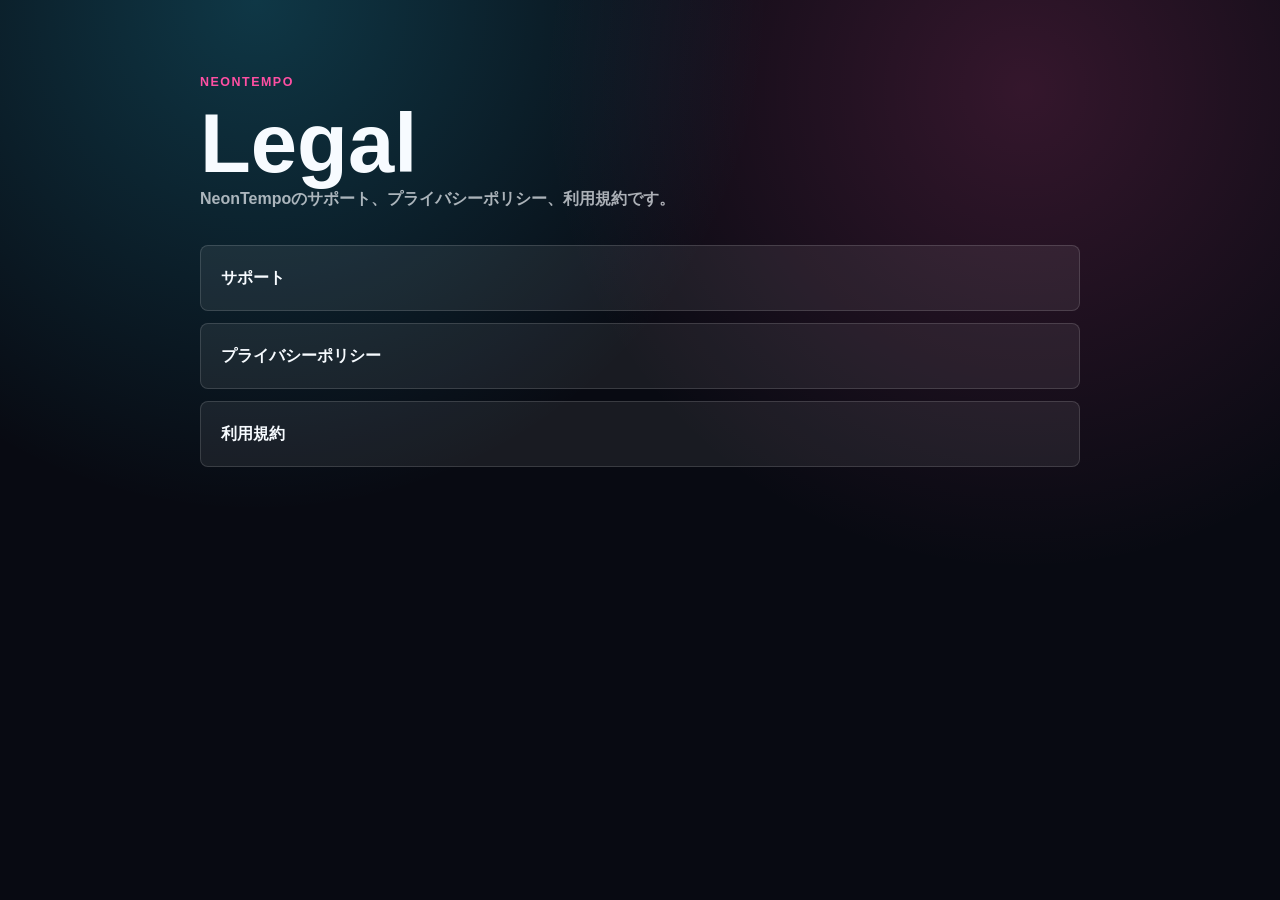
<file: index.html>
<!doctype html>
<html lang="ja">
<head>
  <meta charset="utf-8">
  <meta name="viewport" content="width=device-width, initial-scale=1">
  <title>NeonTempo Legal</title>
  <link rel="stylesheet" href="styles.css">
</head>
<body>
  <main class="page">
    <p class="eyebrow">NeonTempo</p>
    <h1>Legal</h1>
    <p class="lead">NeonTempoのサポート、プライバシーポリシー、利用規約です。</p>
    <nav class="links" aria-label="Legal documents">
      <a href="support.html">サポート</a>
      <a href="privacy.html">プライバシーポリシー</a>
      <a href="terms.html">利用規約</a>
    </nav>
  </main>
</body>
</html>
</file>
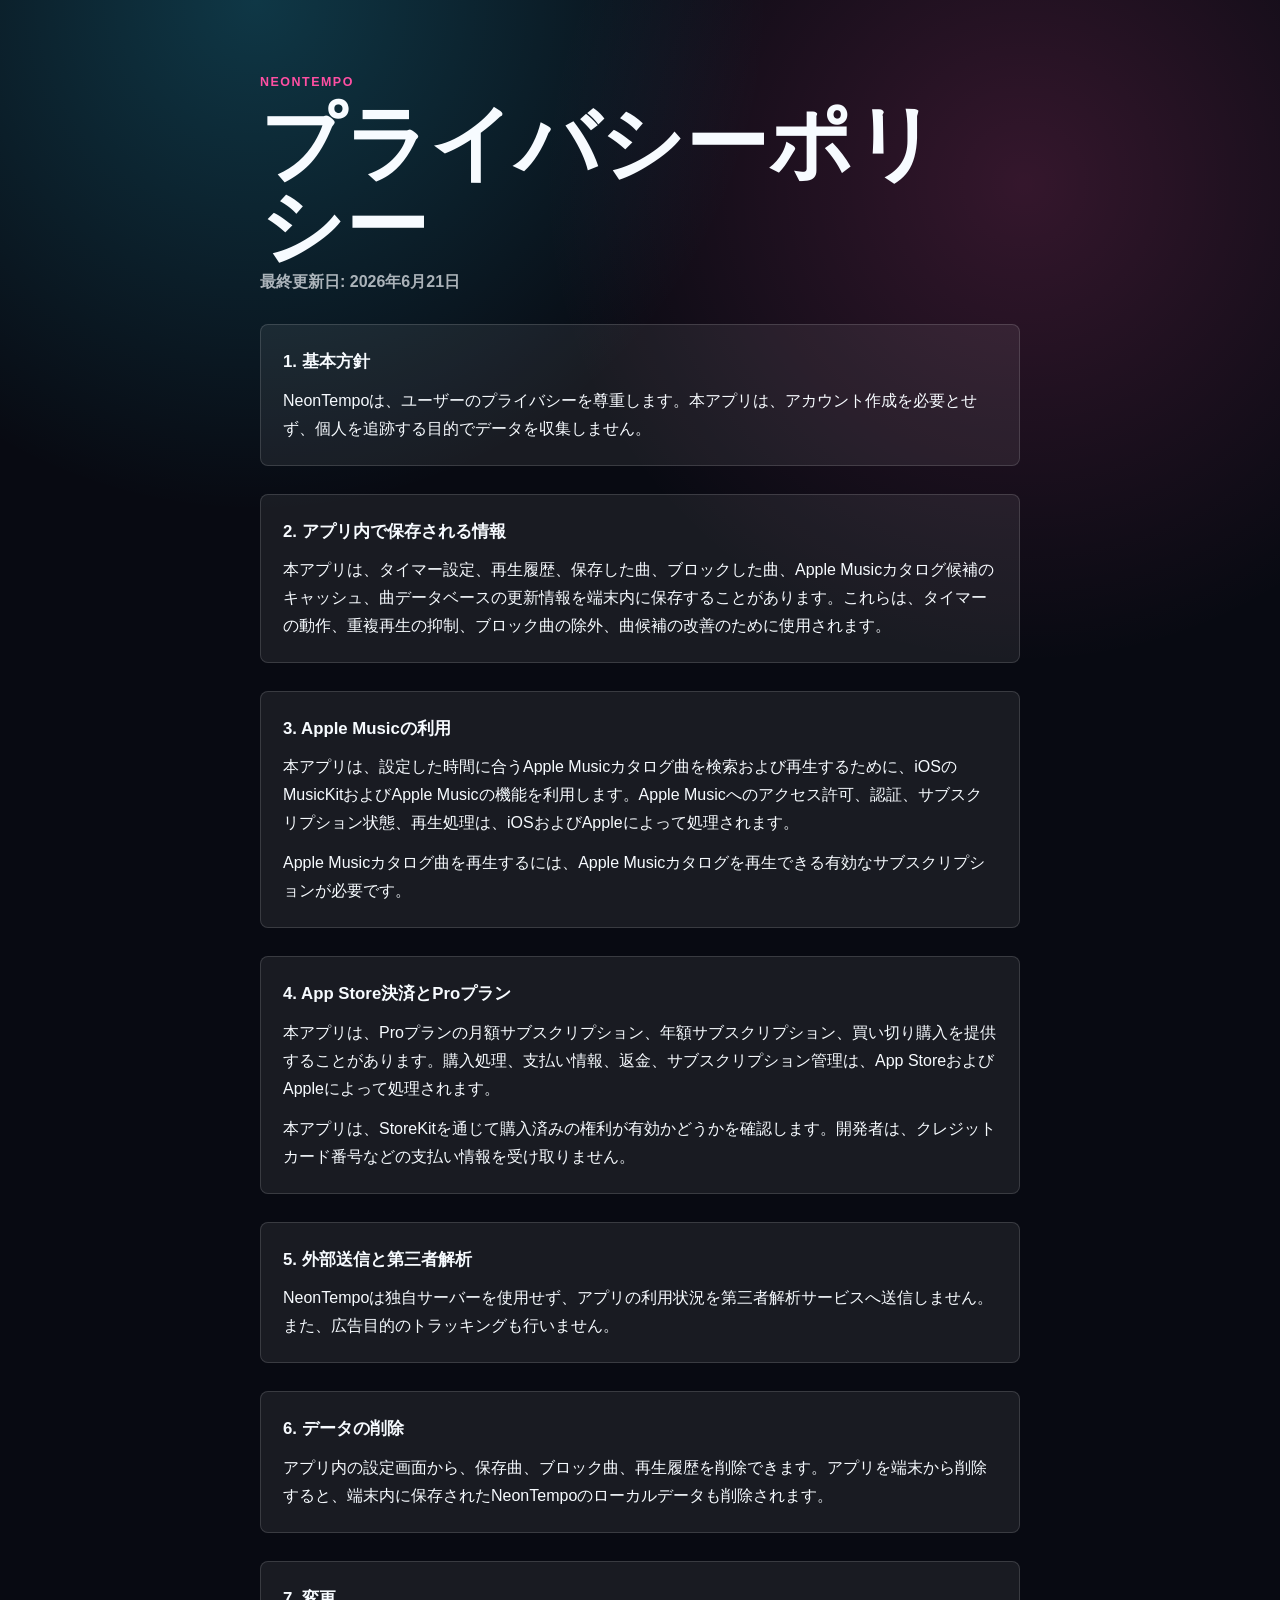
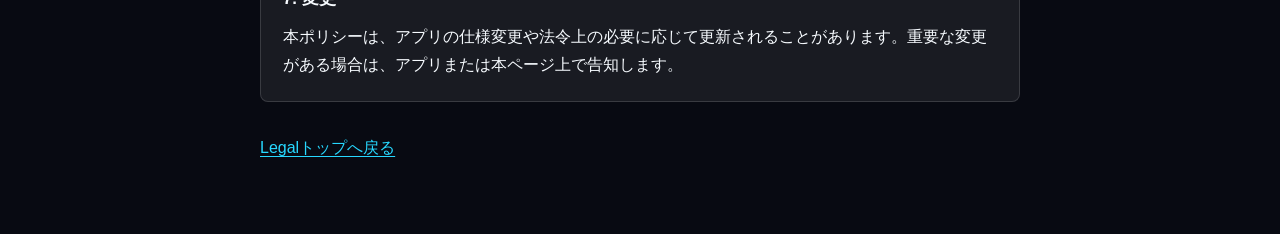
<file: privacy.html>
<!doctype html>
<html lang="ja">
<head>
  <meta charset="utf-8">
  <meta name="viewport" content="width=device-width, initial-scale=1">
  <title>NeonTempo プライバシーポリシー</title>
  <link rel="stylesheet" href="styles.css">
</head>
<body>
  <main class="page document">
    <p class="eyebrow">NeonTempo</p>
    <h1>プライバシーポリシー</h1>
    <p class="updated">最終更新日: 2026年6月21日</p>

    <section>
      <h2>1. 基本方針</h2>
      <p>NeonTempoは、ユーザーのプライバシーを尊重します。本アプリは、アカウント作成を必要とせず、個人を追跡する目的でデータを収集しません。</p>
    </section>

    <section>
      <h2>2. アプリ内で保存される情報</h2>
      <p>本アプリは、タイマー設定、再生履歴、保存した曲、ブロックした曲、Apple Musicカタログ候補のキャッシュ、曲データベースの更新情報を端末内に保存することがあります。これらは、タイマーの動作、重複再生の抑制、ブロック曲の除外、曲候補の改善のために使用されます。</p>
    </section>

    <section>
      <h2>3. Apple Musicの利用</h2>
      <p>本アプリは、設定した時間に合うApple Musicカタログ曲を検索および再生するために、iOSのMusicKitおよびApple Musicの機能を利用します。Apple Musicへのアクセス許可、認証、サブスクリプション状態、再生処理は、iOSおよびAppleによって処理されます。</p>
      <p>Apple Musicカタログ曲を再生するには、Apple Musicカタログを再生できる有効なサブスクリプションが必要です。</p>
    </section>

    <section>
      <h2>4. App Store決済とProプラン</h2>
      <p>本アプリは、Proプランの月額サブスクリプション、年額サブスクリプション、買い切り購入を提供することがあります。購入処理、支払い情報、返金、サブスクリプション管理は、App StoreおよびAppleによって処理されます。</p>
      <p>本アプリは、StoreKitを通じて購入済みの権利が有効かどうかを確認します。開発者は、クレジットカード番号などの支払い情報を受け取りません。</p>
    </section>

    <section>
      <h2>5. 外部送信と第三者解析</h2>
      <p>NeonTempoは独自サーバーを使用せず、アプリの利用状況を第三者解析サービスへ送信しません。また、広告目的のトラッキングも行いません。</p>
    </section>

    <section>
      <h2>6. データの削除</h2>
      <p>アプリ内の設定画面から、保存曲、ブロック曲、再生履歴を削除できます。アプリを端末から削除すると、端末内に保存されたNeonTempoのローカルデータも削除されます。</p>
    </section>

    <section>
      <h2>7. 変更</h2>
      <p>本ポリシーは、アプリの仕様変更や法令上の必要に応じて更新されることがあります。重要な変更がある場合は、アプリまたは本ページ上で告知します。</p>
    </section>

    <p class="footer-link"><a href="index.html">Legalトップへ戻る</a></p>
  </main>
</body>
</html>
</file>
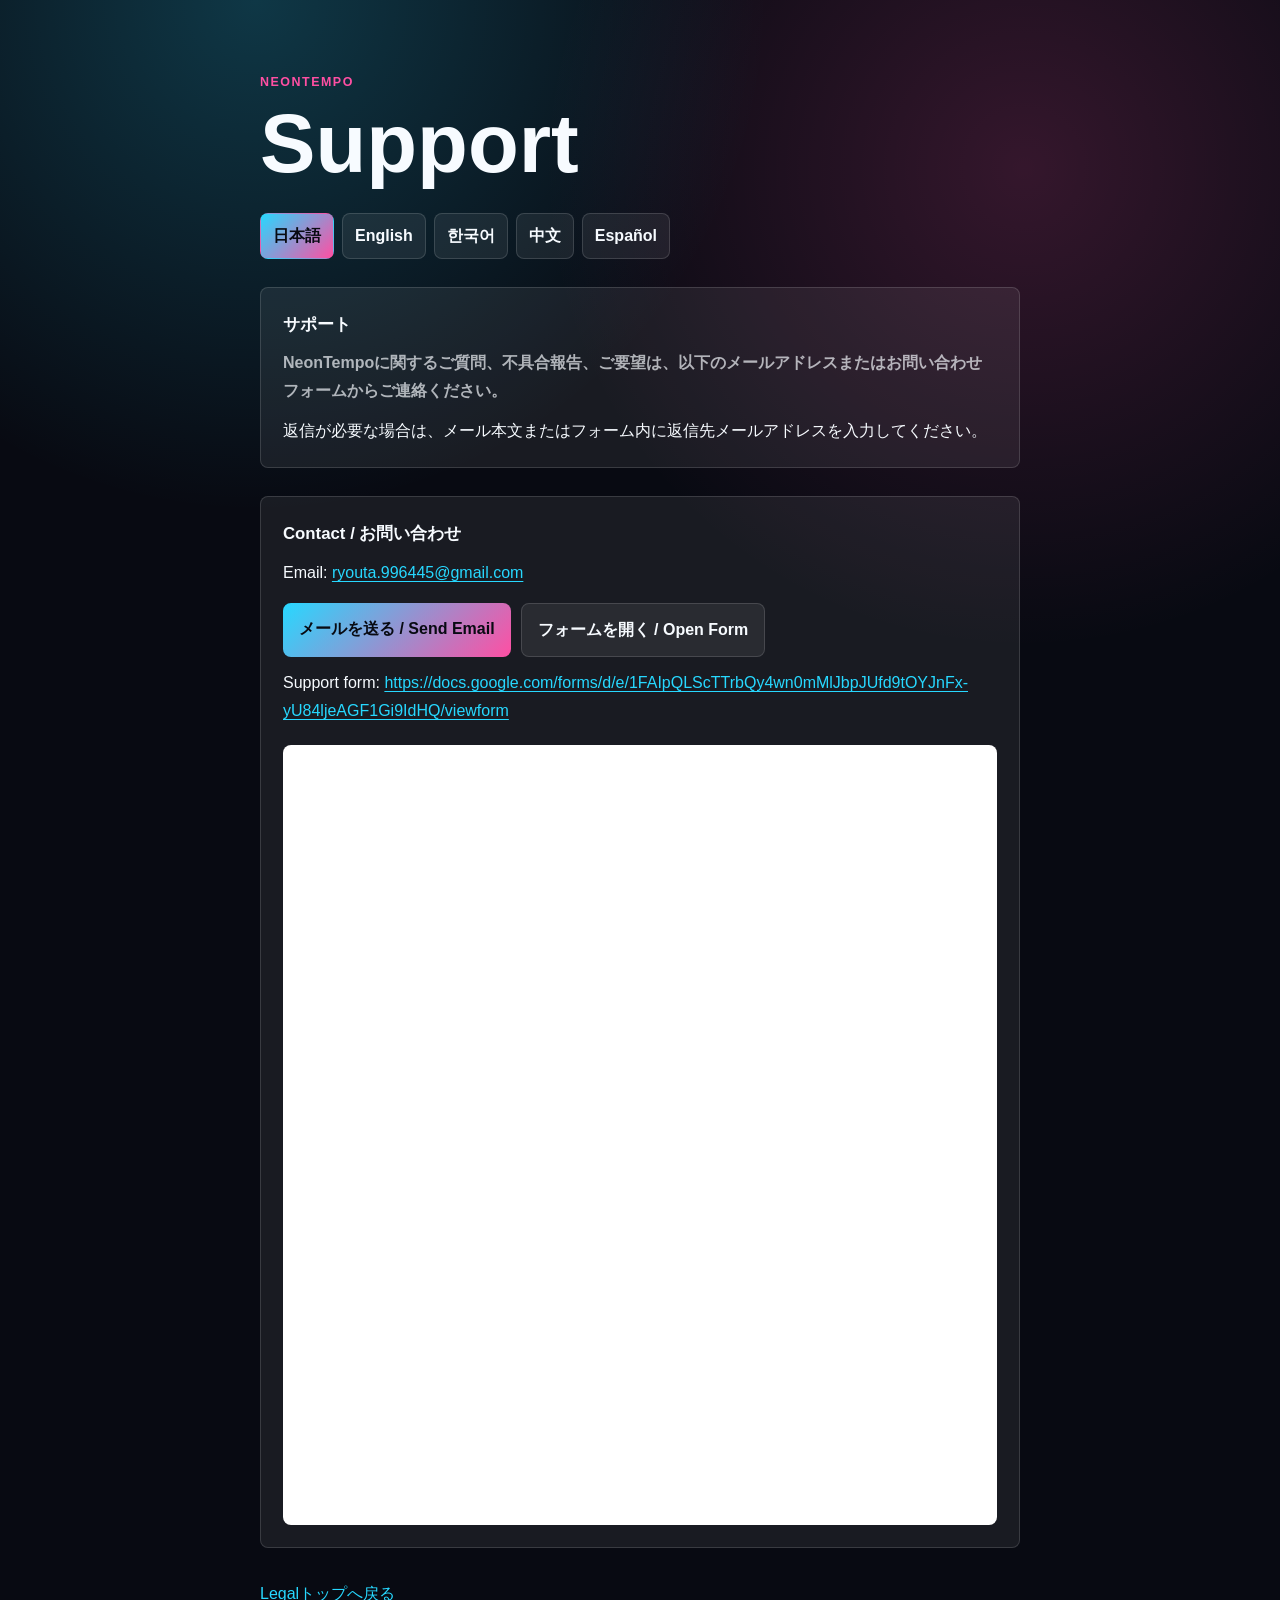
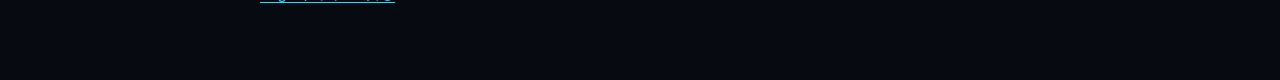
<file: support.html>
<!doctype html>
<html lang="ja">
<head>
  <meta charset="utf-8">
  <meta name="viewport" content="width=device-width, initial-scale=1">
  <title>NeonTempo サポート</title>
  <link rel="stylesheet" href="styles.css">
  <script>
    function setLanguage(language) {
      document.documentElement.lang = language;
      document.querySelectorAll("[data-lang]").forEach((section) => {
        section.hidden = section.dataset.lang !== language;
      });
      document.querySelectorAll(".language-switch button").forEach((button) => {
        const isActive = button.dataset.targetLang === language;
        button.classList.toggle("is-active", isActive);
        button.setAttribute("aria-pressed", String(isActive));
      });
    }

    document.addEventListener("DOMContentLoaded", () => {
      document.querySelectorAll(".language-switch button").forEach((button) => {
        button.addEventListener("click", () => setLanguage(button.dataset.targetLang));
      });
      setLanguage("ja");
    });
  </script>
</head>
<body>
  <main class="page document">
    <p class="eyebrow">NeonTempo</p>
    <h1>Support</h1>

    <nav class="language-switch" aria-label="Language selection">
      <button type="button" data-target-lang="ja">日本語</button>
      <button type="button" data-target-lang="en">English</button>
      <button type="button" data-target-lang="ko">한국어</button>
      <button type="button" data-target-lang="zh">中文</button>
      <button type="button" data-target-lang="es">Español</button>
    </nav>

    <section data-lang="ja">
      <h2>サポート</h2>
      <p class="lead">NeonTempoに関するご質問、不具合報告、ご要望は、以下のメールアドレスまたはお問い合わせフォームからご連絡ください。</p>
      <p>返信が必要な場合は、メール本文またはフォーム内に返信先メールアドレスを入力してください。</p>
    </section>

    <section data-lang="en" hidden>
      <h2>Support</h2>
      <p class="lead">For questions, bug reports, or support requests about NeonTempo, please contact us by email or through the support form below.</p>
      <p>If you need a reply, please include your email address in your message or in the form.</p>
    </section>

    <section data-lang="ko" hidden>
      <h2>지원</h2>
      <p class="lead">NeonTempo에 대한 질문, 버그 신고 또는 지원 요청은 아래 이메일 주소나 문의 양식을 통해 보내 주세요.</p>
      <p>답변이 필요한 경우 메시지 또는 양식에 회신 가능한 이메일 주소를 입력해 주세요.</p>
    </section>

    <section data-lang="zh" hidden>
      <h2>支持</h2>
      <p class="lead">如需咨询 NeonTempo、报告问题或请求支持，请通过以下电子邮件地址或支持表单联系我们。</p>
      <p>如果需要回复，请在邮件正文或表单中填写可联系的电子邮件地址。</p>
    </section>

    <section data-lang="es" hidden>
      <h2>Soporte</h2>
      <p class="lead">Para preguntas, informes de errores o solicitudes de soporte sobre NeonTempo, ponte en contacto por correo electrónico o mediante el formulario de soporte.</p>
      <p>Si necesitas una respuesta, incluye tu dirección de correo electrónico en el mensaje o en el formulario.</p>
    </section>

    <section>
      <h2>Contact / お問い合わせ</h2>
      <p>Email: <a href="mailto:ryouta.996445@gmail.com">ryouta.996445@gmail.com</a></p>
      <p class="support-actions">
        <a class="button-link" href="mailto:ryouta.996445@gmail.com">メールを送る / Send Email</a>
        <a class="button-link secondary" href="https://docs.google.com/forms/d/e/1FAIpQLScTTrbQy4wn0mMlJbpJUfd9tOYJnFx-yU84ljeAGF1Gi9IdHQ/viewform" target="_blank" rel="noopener">フォームを開く / Open Form</a>
      </p>
      <p>Support form: <a href="https://docs.google.com/forms/d/e/1FAIpQLScTTrbQy4wn0mMlJbpJUfd9tOYJnFx-yU84ljeAGF1Gi9IdHQ/viewform" target="_blank" rel="noopener">https://docs.google.com/forms/d/e/1FAIpQLScTTrbQy4wn0mMlJbpJUfd9tOYJnFx-yU84ljeAGF1Gi9IdHQ/viewform</a></p>
      <iframe
        class="support-form"
        src="https://docs.google.com/forms/d/e/1FAIpQLScTTrbQy4wn0mMlJbpJUfd9tOYJnFx-yU84ljeAGF1Gi9IdHQ/viewform?embedded=true"
        title="NeonTempo support form"
        loading="lazy">
        読み込んでいます…
      </iframe>
    </section>

    <p class="footer-link"><a href="index.html">Legalトップへ戻る</a></p>
  </main>
</body>
</html>
</file>
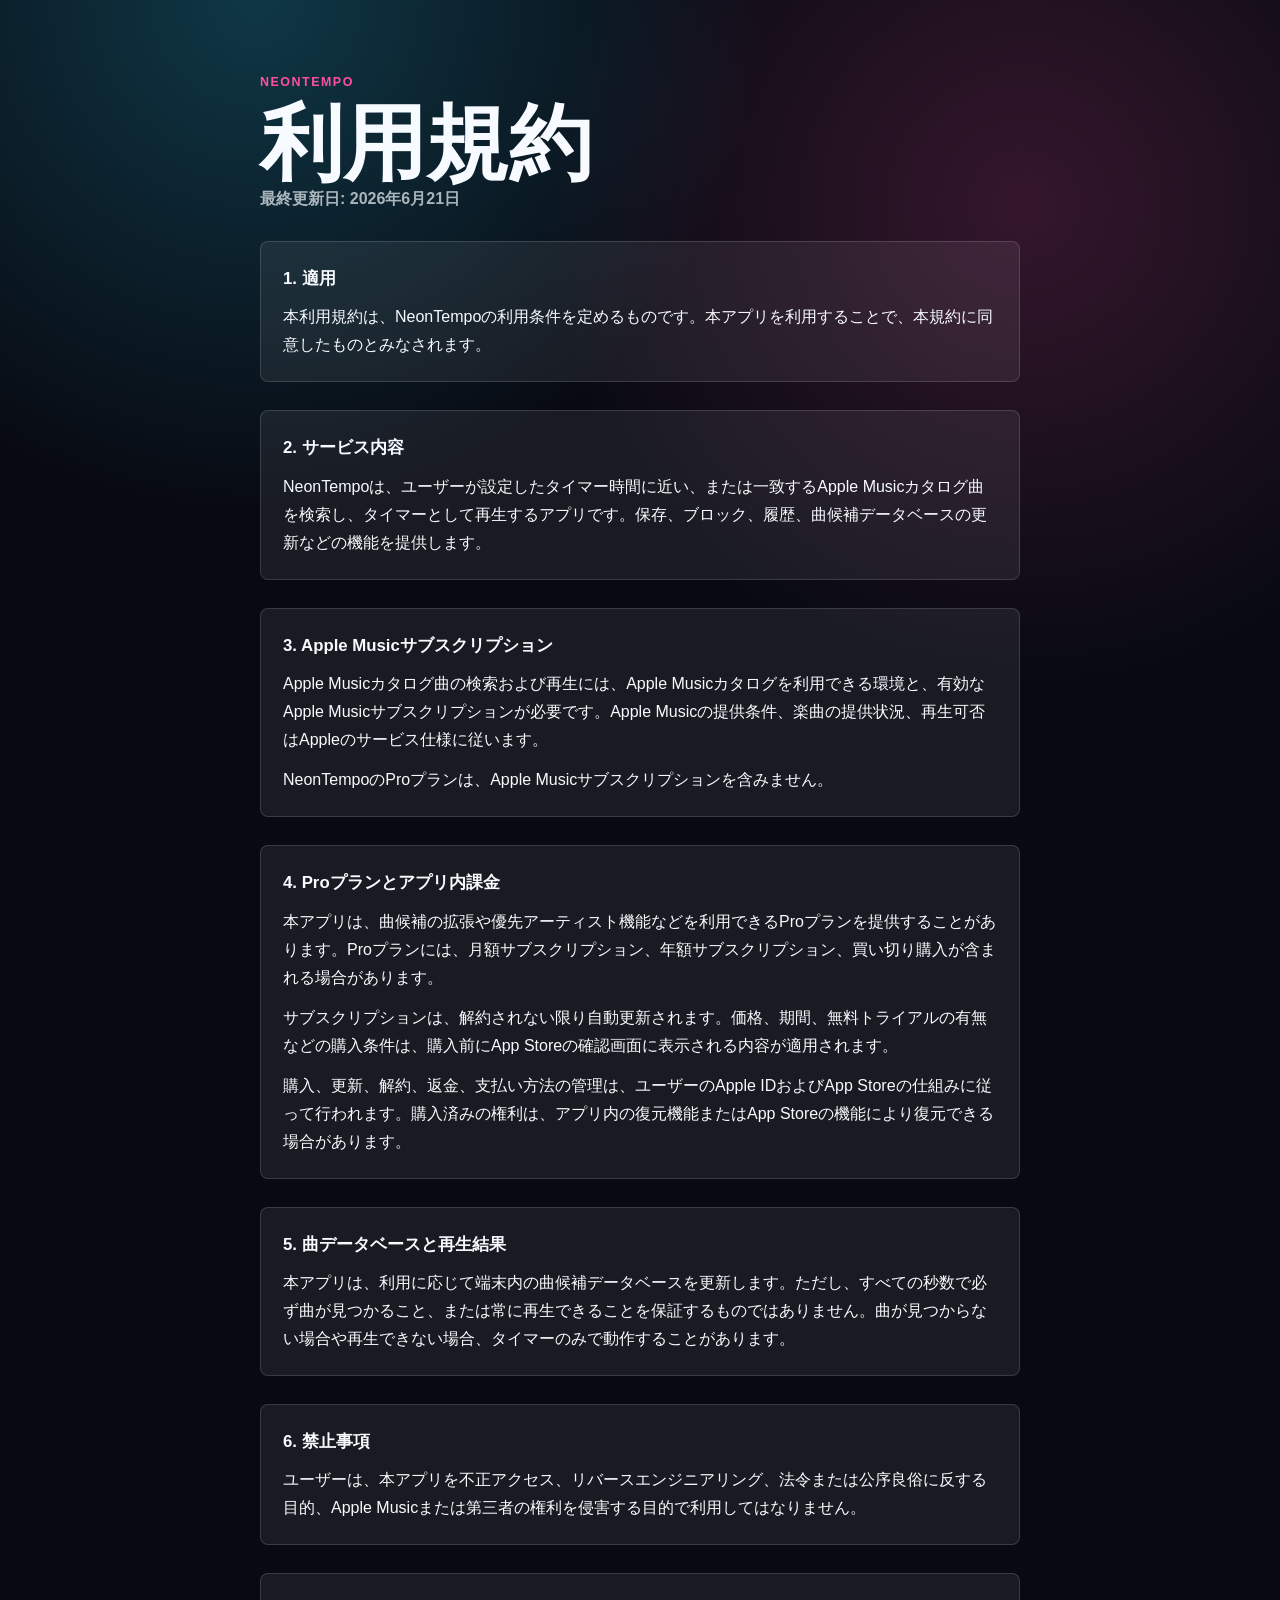
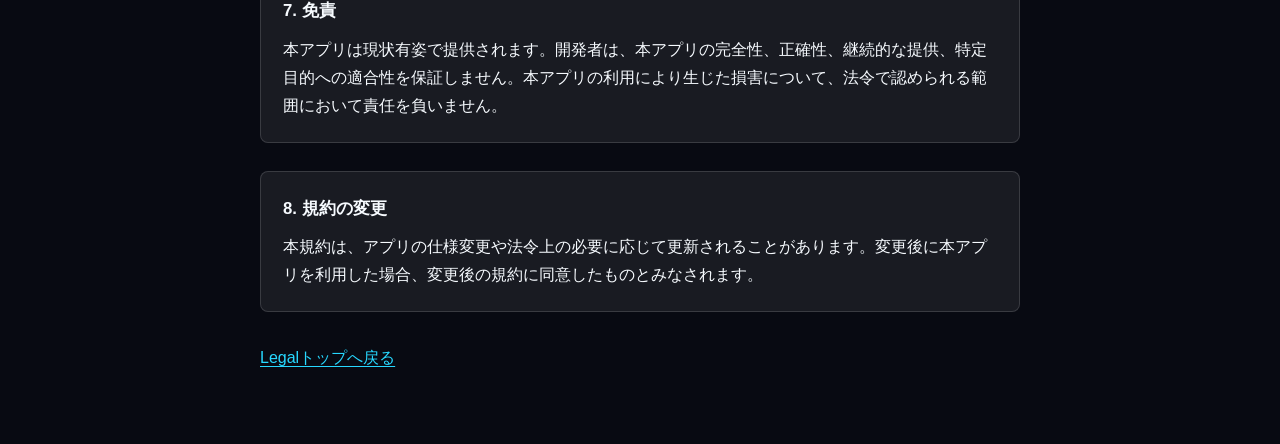
<file: terms.html>
<!doctype html>
<html lang="ja">
<head>
  <meta charset="utf-8">
  <meta name="viewport" content="width=device-width, initial-scale=1">
  <title>NeonTempo 利用規約</title>
  <link rel="stylesheet" href="styles.css">
</head>
<body>
  <main class="page document">
    <p class="eyebrow">NeonTempo</p>
    <h1>利用規約</h1>
    <p class="updated">最終更新日: 2026年6月21日</p>

    <section>
      <h2>1. 適用</h2>
      <p>本利用規約は、NeonTempoの利用条件を定めるものです。本アプリを利用することで、本規約に同意したものとみなされます。</p>
    </section>

    <section>
      <h2>2. サービス内容</h2>
      <p>NeonTempoは、ユーザーが設定したタイマー時間に近い、または一致するApple Musicカタログ曲を検索し、タイマーとして再生するアプリです。保存、ブロック、履歴、曲候補データベースの更新などの機能を提供します。</p>
    </section>

    <section>
      <h2>3. Apple Musicサブスクリプション</h2>
      <p>Apple Musicカタログ曲の検索および再生には、Apple Musicカタログを利用できる環境と、有効なApple Musicサブスクリプションが必要です。Apple Musicの提供条件、楽曲の提供状況、再生可否はAppleのサービス仕様に従います。</p>
      <p>NeonTempoのProプランは、Apple Musicサブスクリプションを含みません。</p>
    </section>

    <section>
      <h2>4. Proプランとアプリ内課金</h2>
      <p>本アプリは、曲候補の拡張や優先アーティスト機能などを利用できるProプランを提供することがあります。Proプランには、月額サブスクリプション、年額サブスクリプション、買い切り購入が含まれる場合があります。</p>
      <p>サブスクリプションは、解約されない限り自動更新されます。価格、期間、無料トライアルの有無などの購入条件は、購入前にApp Storeの確認画面に表示される内容が適用されます。</p>
      <p>購入、更新、解約、返金、支払い方法の管理は、ユーザーのApple IDおよびApp Storeの仕組みに従って行われます。購入済みの権利は、アプリ内の復元機能またはApp Storeの機能により復元できる場合があります。</p>
    </section>

    <section>
      <h2>5. 曲データベースと再生結果</h2>
      <p>本アプリは、利用に応じて端末内の曲候補データベースを更新します。ただし、すべての秒数で必ず曲が見つかること、または常に再生できることを保証するものではありません。曲が見つからない場合や再生できない場合、タイマーのみで動作することがあります。</p>
    </section>

    <section>
      <h2>6. 禁止事項</h2>
      <p>ユーザーは、本アプリを不正アクセス、リバースエンジニアリング、法令または公序良俗に反する目的、Apple Musicまたは第三者の権利を侵害する目的で利用してはなりません。</p>
    </section>

    <section>
      <h2>7. 免責</h2>
      <p>本アプリは現状有姿で提供されます。開発者は、本アプリの完全性、正確性、継続的な提供、特定目的への適合性を保証しません。本アプリの利用により生じた損害について、法令で認められる範囲において責任を負いません。</p>
    </section>

    <section>
      <h2>8. 規約の変更</h2>
      <p>本規約は、アプリの仕様変更や法令上の必要に応じて更新されることがあります。変更後に本アプリを利用した場合、変更後の規約に同意したものとみなされます。</p>
    </section>

    <p class="footer-link"><a href="index.html">Legalトップへ戻る</a></p>
  </main>
</body>
</html>
</file>
<file: styles.css>
:root {
  color-scheme: dark;
  --bg: #080a12;
  --panel: rgba(255, 255, 255, 0.07);
  --line: rgba(255, 255, 255, 0.14);
  --text: #f7fbff;
  --muted: rgba(247, 251, 255, 0.68);
  --cyan: #27d8ff;
  --pink: #ff4fa3;
}

* {
  box-sizing: border-box;
}

body {
  margin: 0;
  min-height: 100vh;
  font-family: -apple-system, BlinkMacSystemFont, "Hiragino Sans", "Yu Gothic", sans-serif;
  line-height: 1.75;
  color: var(--text);
  background:
    radial-gradient(circle at 20% 0%, rgba(39, 216, 255, 0.22), transparent 32rem),
    radial-gradient(circle at 80% 10%, rgba(255, 79, 163, 0.18), transparent 30rem),
    var(--bg);
}

a {
  color: var(--cyan);
  text-decoration-thickness: 0.08em;
  text-underline-offset: 0.18em;
}

.page {
  width: min(880px, calc(100% - 32px));
  margin: 0 auto;
  padding: 72px 0;
}

.document {
  max-width: 760px;
}

.eyebrow {
  margin: 0 0 8px;
  color: var(--pink);
  font-size: 0.78rem;
  font-weight: 800;
  letter-spacing: 0.12em;
  text-transform: uppercase;
}

h1 {
  margin: 0;
  font-size: clamp(2.5rem, 9vw, 5.2rem);
  line-height: 1;
}

.lead,
.updated {
  color: var(--muted);
  font-weight: 650;
}

.links {
  display: grid;
  gap: 12px;
  margin-top: 32px;
}

.links a {
  display: block;
  padding: 18px 20px;
  border: 1px solid var(--line);
  border-radius: 8px;
  background: var(--panel);
  color: var(--text);
  font-weight: 800;
  text-decoration: none;
}

.button-link {
  display: inline-block;
  padding: 12px 16px;
  border-radius: 8px;
  background: linear-gradient(135deg, var(--cyan), var(--pink));
  color: #080a12;
  font-weight: 800;
  text-decoration: none;
}

.button-link.secondary {
  border: 1px solid var(--line);
  background: var(--panel);
  color: var(--text);
}

.language-switch {
  display: flex;
  flex-wrap: wrap;
  gap: 8px;
  margin-top: 28px;
}

.language-switch button {
  min-height: 40px;
  padding: 8px 12px;
  border: 1px solid var(--line);
  border-radius: 8px;
  background: var(--panel);
  color: var(--text);
  font: inherit;
  font-weight: 800;
  cursor: pointer;
}

.language-switch button.is-active {
  border-color: transparent;
  background: linear-gradient(135deg, var(--cyan), var(--pink));
  color: #080a12;
}

.support-actions {
  display: flex;
  flex-wrap: wrap;
  gap: 10px;
  margin-top: 16px;
}

.support-form {
  display: block;
  width: 100%;
  min-height: 780px;
  margin-top: 20px;
  border: 1px solid var(--line);
  border-radius: 8px;
  background: #fff;
}

section {
  margin-top: 28px;
  padding: 22px;
  border: 1px solid var(--line);
  border-radius: 8px;
  background: var(--panel);
}

h2 {
  margin: 0 0 10px;
  font-size: 1.05rem;
}

p {
  margin: 0;
}

p + p {
  margin-top: 12px;
}

.footer-link {
  margin-top: 32px;
}
</file>
